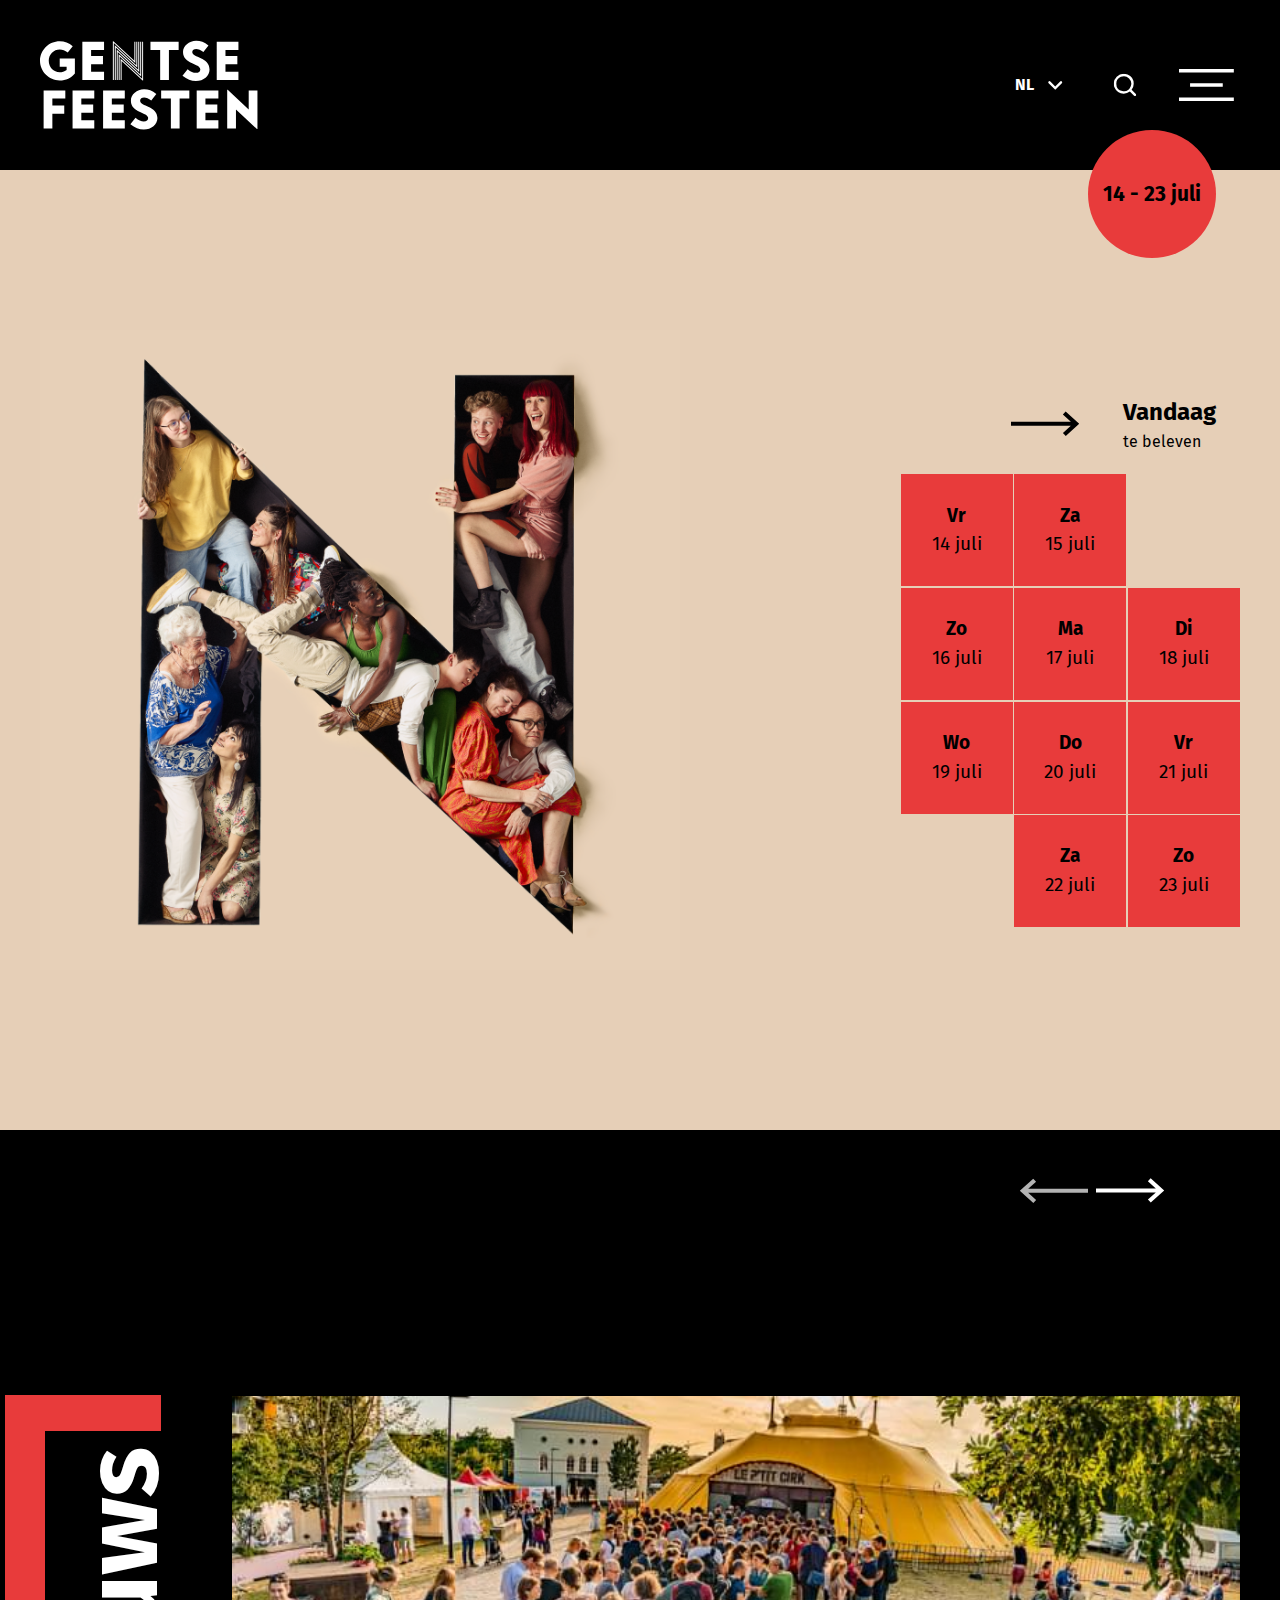
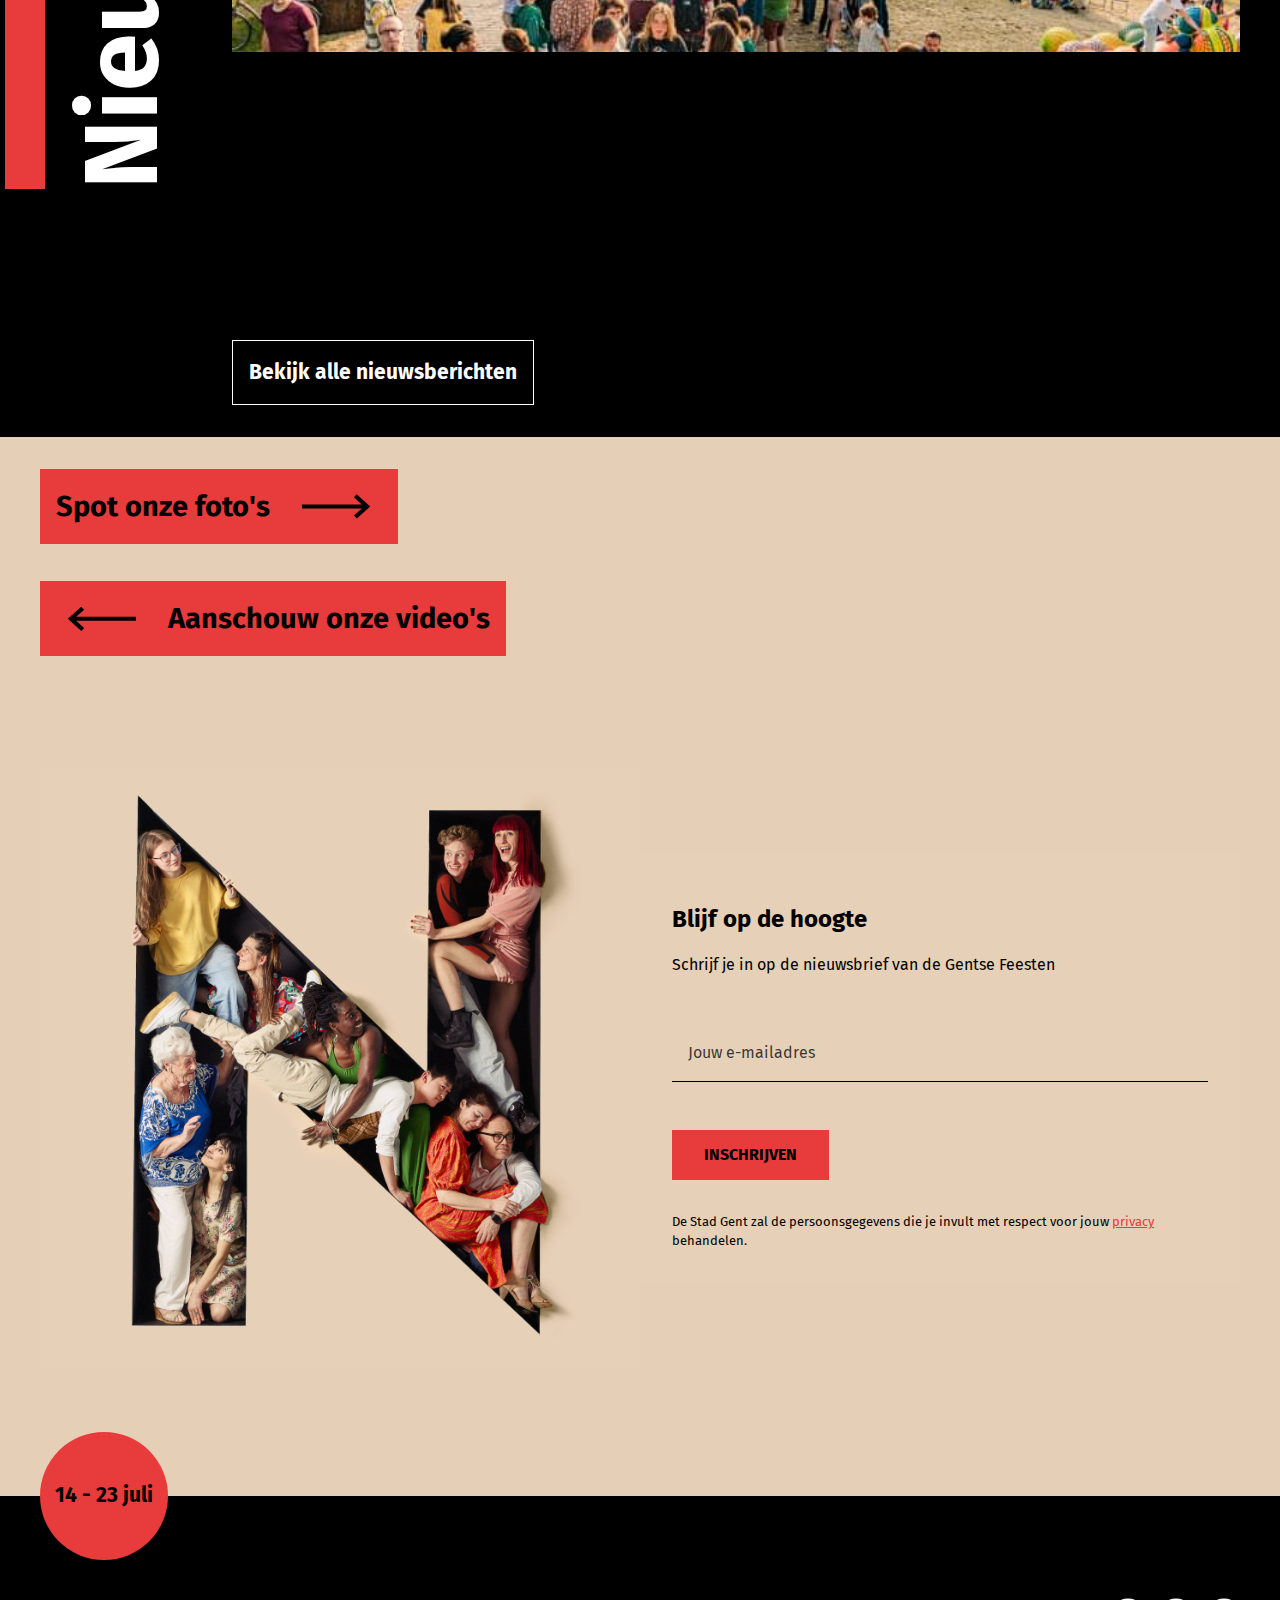
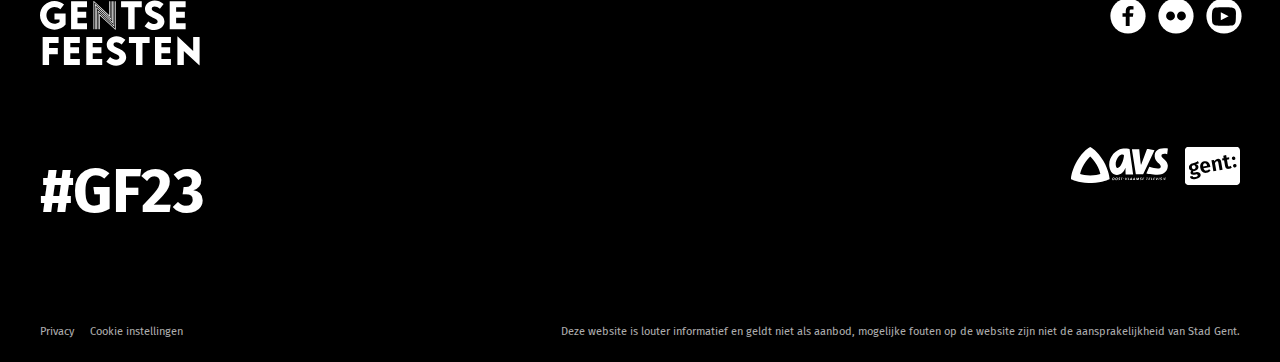
<file: index.html>
<!DOCTYPE html>
<html lang="nl">

<head>
    <meta charset="UTF-8">
    <meta name="viewport" content="width=device-width, initial-scale=1.0">
    <link rel="stylesheet" href="./static/css/reset.css">
    <link rel="stylesheet" href="./static/css/pages/index.css">
    <link rel="shortcut icon" href="./static/img/logos/favicon.png" type="image/x-icon">
    <title>Home | Gentse Feesten 2023</title>
</head>

<body>

    <header></header>

    <main>

        <article class="today-to-enjoy">
            <div class="max-width relative">
                <p class="date-circle"><strong>14 - 23 juli</strong></p>
                <div class="today-to-enjoy__img"></div>
                <div class="today-to-enjoy__cta ">
                    <a href="./events/day.html">
                        <div class="arrow right">
                            <svg class="arrow-right" viewBox="0 0 1197 269" aria-hidden="true"><path d="M-0.159,111.093l639.756,0l-85.15,-76.855l29.643,-32.816l144.777,131.216l-143.608,129.655l-30.23,-32.081l84.144,-76.315l-639.756,0l0.424,-42.804Z" fill="#000"></path> </svg>
                        </div>
                        <div>
                            <h2>Vandaag</h2>
                            <p>te beleven</p>
                        </div>
                    </a>
                </div>
            </div>

            <div class="calendar relative">
                <ul class="calendar-view grid">
                    <li><a href="./events/day.html?day=14"><strong>Vr</strong>14 juli</a></li>
                    <li><a href="./events/day.html?day=15"><strong>Za</strong>15 juli</a></li>
                    <span></span>
                    <li><a href="./events/day.html?day=16"><strong>Zo</strong>16 juli</a></li>
                    <li><a href="./events/day.html?day=17"><strong>Ma</strong>17 juli</a></li>
                    <li><a href="./events/day.html?day=18"><strong>Di</strong>18 juli</a></li>
                    <li><a href="./events/day.html?day=19"><strong>Wo</strong>19 juli</a></li>
                    <li><a href="./events/day.html?day=20"><strong>Do</strong>20 juli</a></li>
                    <li><a href="./events/day.html?day=21"><strong>Vr</strong>21 juli</a></li>
                    <span></span>
                    <li><a href="./events/day.html?day=22"><strong>Za</strong>22 juli</a></li>
                    <li><a href="./events/day.html?day=23"><strong>Zo</strong>23 juli</a></li>
                </ul>
            </div>

        </article>

        <article class="featured-events max-width">
            <div class="arrows">
                <a href="#">
                    <div class="arrow left">
                        <svg class="arrow-left" viewBox="0 0 1197 269" aria-hidden="true"><path d="M-0.159,111.093l639.756,0l-85.15,-76.855l29.643,-32.816l144.777,131.216l-143.608,129.655l-30.23,-32.081l84.144,-76.315l-639.756,0l0.424,-42.804Z" fill="var(--gray)"></path> </svg>
                    </div>
                </a>
                <a href="#">
                    <div class="arrow right">
                        <svg class="arrow-right" viewBox="0 0 1197 269" aria-hidden="true"><path d="M-0.159,111.093l639.756,0l-85.15,-76.855l29.643,-32.816l144.777,131.216l-143.608,129.655l-30.23,-32.081l84.144,-76.315l-639.756,0l0.424,-42.804Z" fill="var(--white)"></path> </svg>
                    </div>
                </a>
            </div>

            <div class="featured-events__events max-width"></div>
        </article>

        <article class="news max-width">

            <div class="title">
                <h2>Nieuws</h2>
            </div>

            <div class="news__articles__container">
                <div class="news__articles"></div>
                
                <a href="./news.html" class="btn black hover-white all-articles">
                    <H3>Bekijk alle nieuwsberichten</H3>
                </a>
            </div>

        </article>

    </main>

    <footer></footer>

    <script src="./static/js/main.js" type="module"></script>
    <script src="./static/js/pages/index.js" type="module"></script>
</body>

</html>
</file>
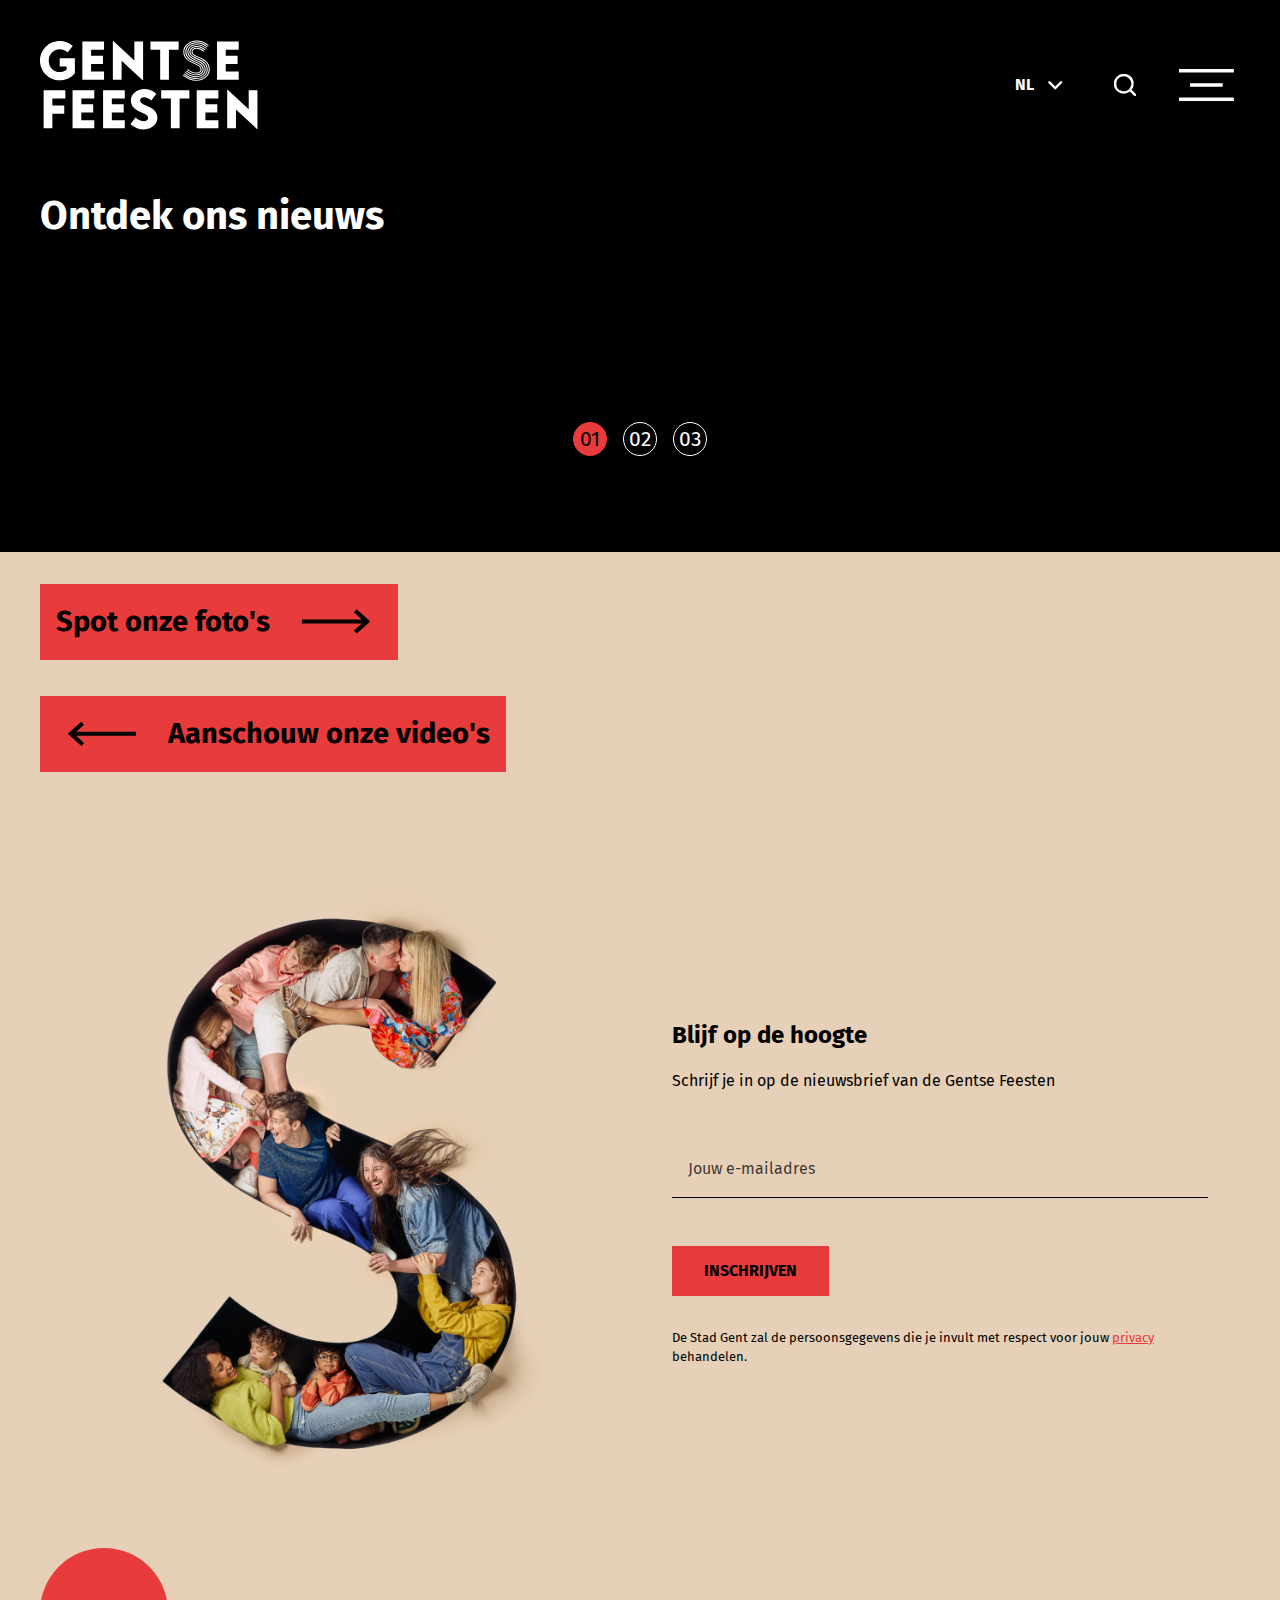
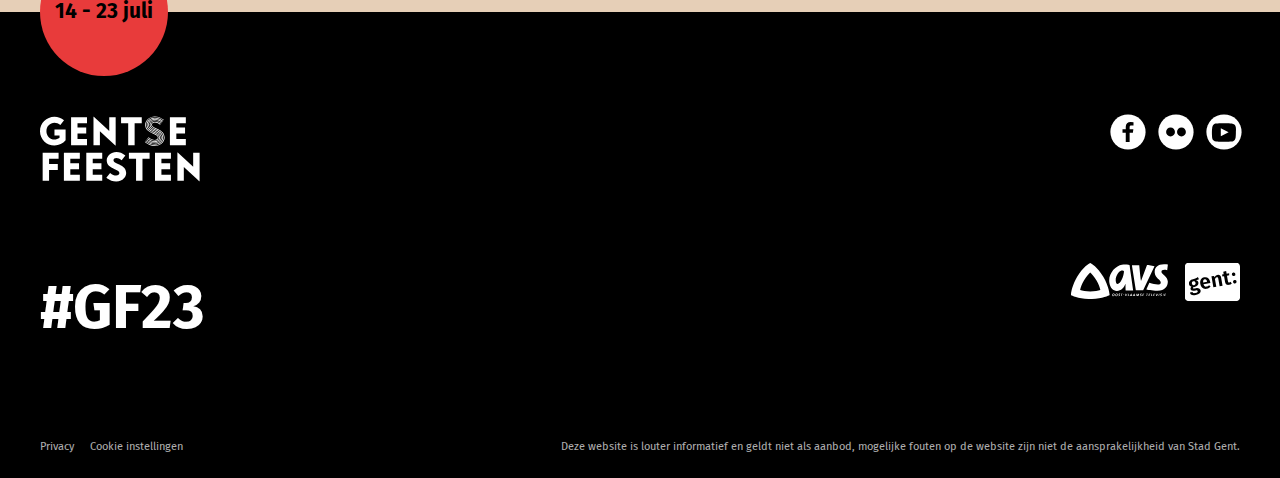
<file: news.html>
<!DOCTYPE html>
<html lang="nl">

<head>
    <meta charset="UTF-8">
    <meta name="viewport" content="width=device-width, initial-scale=1.0">
    <link rel="stylesheet" href="./static/css/reset.css">
    <link rel="stylesheet" href="./static/css/pages/news.css">
    <link rel="shortcut icon" href="./static/img/logos/favicon.png" type="image/x-icon">
    <title>Nieuws | Gentse Feesten 2023</title>
</head>

<body>

    <header></header>

    <main class="max-width">

        <article class="GF-news">
            <h1>Ontdek ons nieuws</h1>
            <div class="news-items"></div>
            <ul class="next-page">
                <li class="active"><a href="#">01</a></li>
                <li><a href="#">02</a></li>
                <li><a href="#">03</a></li>
            </ul>
        </article>

    </main>

    <footer></footer>

    <script src="./static/js/main.js" type="module"></script>
    <script src="./static/js/pages/news.js" type="module"></script>

</body>

</html>
</file>
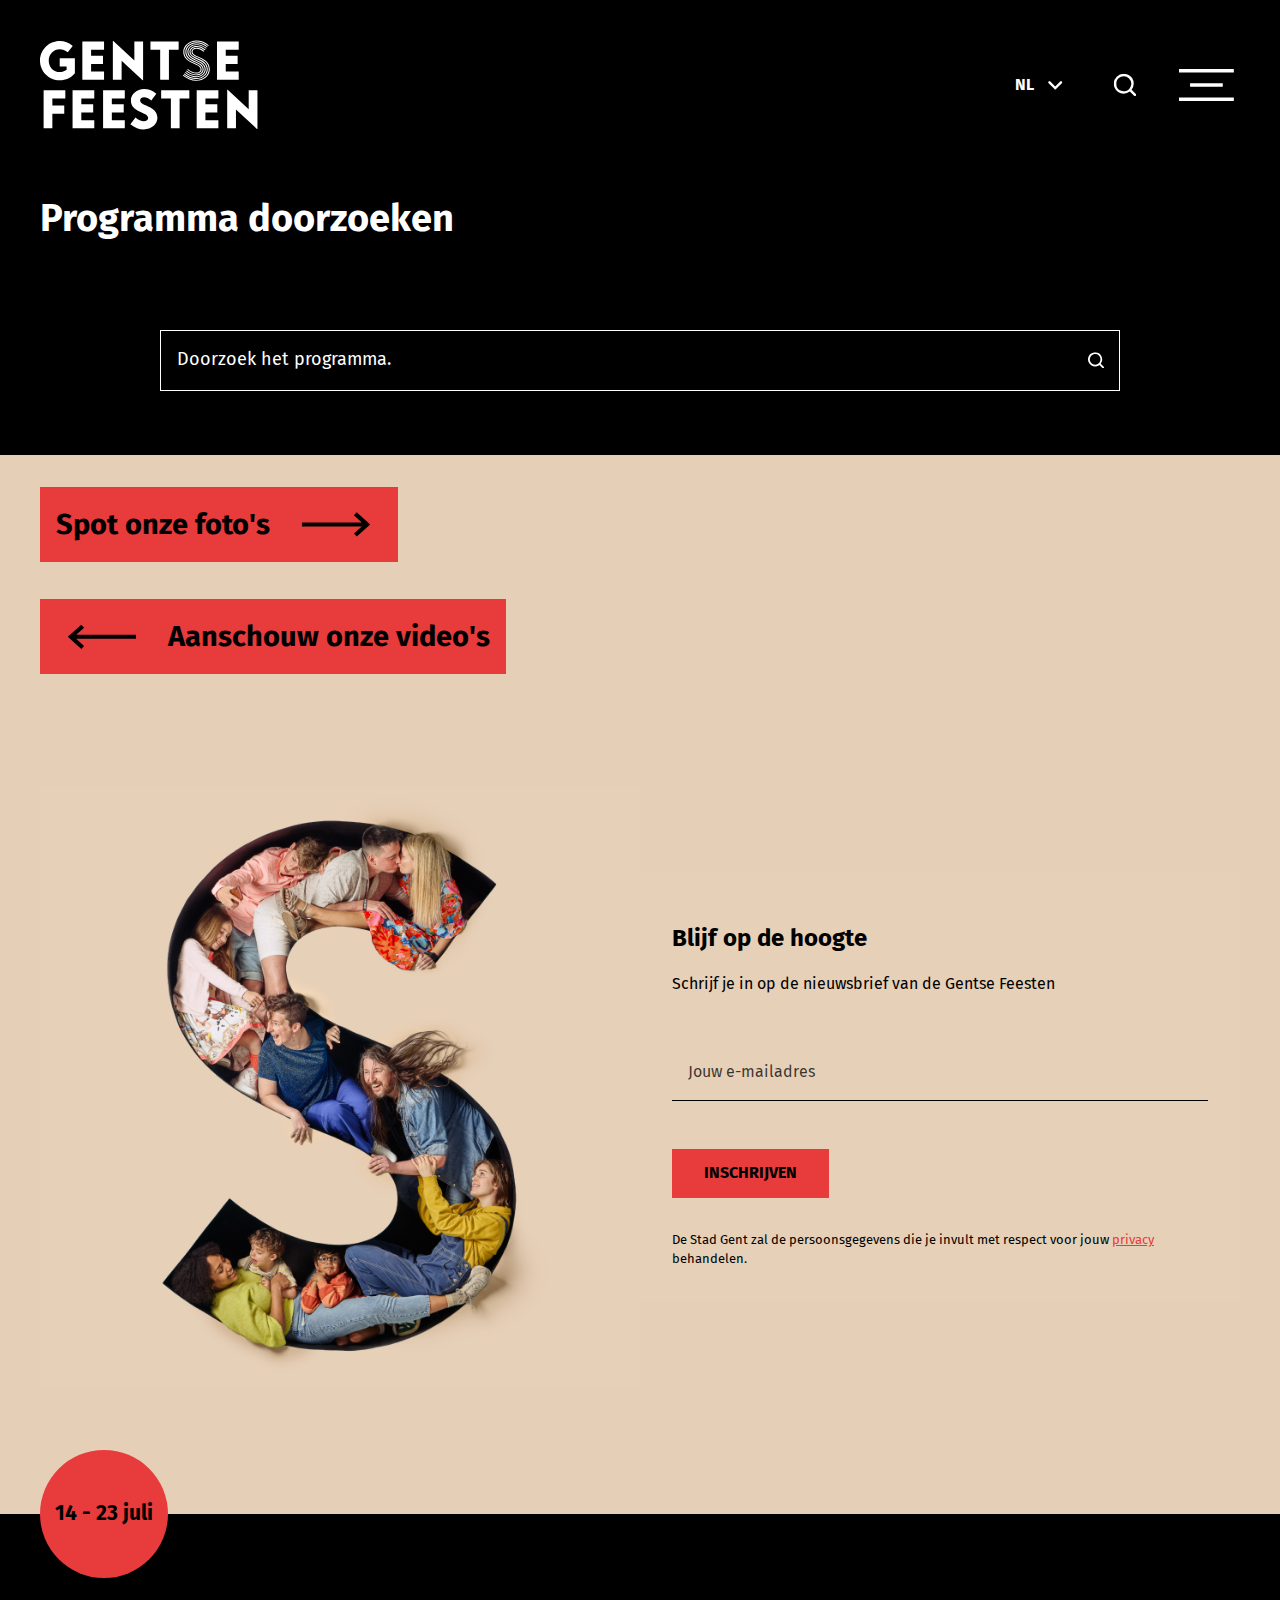
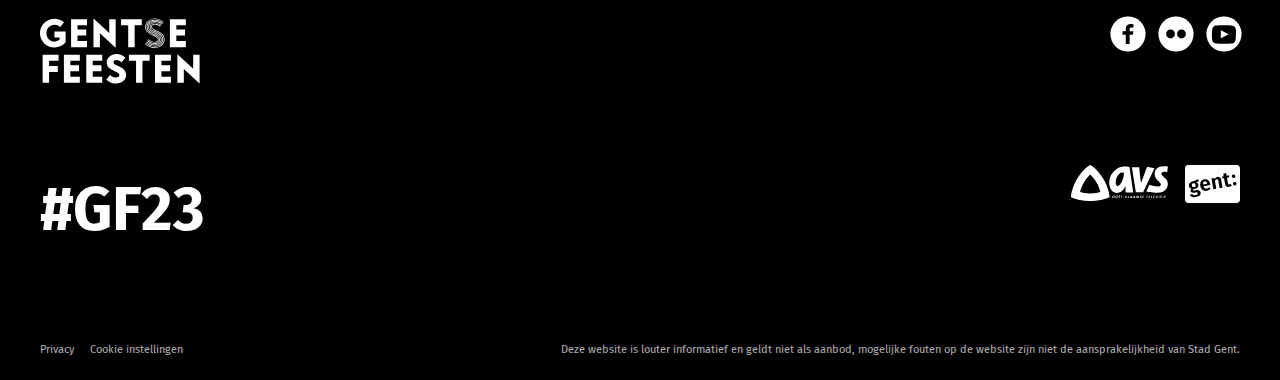
<file: search.html>
<!DOCTYPE html>
<html lang="nl">

<head>
    <meta charset="UTF-8">
    <meta name="viewport" content="width=device-width, initial-scale=1.0">
    <link rel="stylesheet" href="./static/css/reset.css">
    <link rel="stylesheet" href="./static/css/pages/search.css">
    <link rel="shortcut icon" href="./static/img/logos/favicon.png" type="image/x-icon">
    <title>Zoeken | Gentse Feesten</title>
</head>

<body>

    <header></header>

    <main>

        <div class="search__title max-width">
            <h2>Programma doorzoeken</h2>
            <form class="relative">
                <input class="input" type="text" placeholder="Doorzoek het programma." value="" required>
                <input class="submit" type="submit" value="">
            </form>
        </div>

        <article class="search-results hidden max-width">
            <div class="search-results__amount"></div>

            <div class="search-results__view-option">
                <span class="box active"></span>
                <span class="list"></span>
            </div>
            <div class="search-results__results box"></div>
            <ul class="next-page">
                <li class="active"><a href="#">01</a></li>
                <li><a href="#">02</a></li>
                <li><a href="#">03</a></li>
            </ul>
        </article>

    </main>

    <footer></footer>

    <script src="./static/js/main.js" type="module"></script>
    <script src="./static/js/pages/search.js" type="module"></script>

</body>

</html>
</file>
<file: static/css/pages/index.css>
/* MAIN */
@import url("../style.css");

/* ELEMENTS */
@import url("../elements/calendar-view.css");
@import url("../elements/activity.css");
@import url("../elements/arrow.css");
@import url("../elements/button.css");


/* ———————————————————————————————————————————————— */

/* Index.html */
.date-circle {
	display: none;
    position: absolute;
    top: -2.5rem;
    right: 4rem;
}

@media (width > 48rem) {
	.date-circle {
		display: flex;
	}
}

@media (width > 80rem) {
	.date-circle {
		top: -3.5rem;
	}
}

.today-to-enjoy {
	background-color: var(--beige);
}

.today-to-enjoy__img {
	padding: 2rem 0;
}

@media (width > 48rem) {
	.today-to-enjoy__img {
		max-width: 40rem;
		padding-top: 10rem;
		padding-bottom: 10rem;
	}
}

.today-to-enjoy__cta {
	display: inline-block;
}

@media (width > 48rem) {
	.today-to-enjoy__cta {
		position: absolute;
		top: 14rem;
		right: 4rem;
	}
}

.today-to-enjoy__cta a {
	display: inline-flex;
	margin-left: 2rem;
	gap: 0;
	transition: gap 0.2s ease;
}

.today-to-enjoy__cta a:hover {
	gap: 2rem;
}

.today-to-enjoy__cta a:active {
	outline-color: var(--black);
}

.today-to-enjoy .calendar-view {
	margin-top: 3rem;
}

@media (width > 48rem) {
	.calendar {
		max-width: 90rem;
		margin: auto;
	}

	.today-to-enjoy .calendar-view {
		position: absolute;
		width: 35rem;
		top: -44rem;
		right: -11.3rem;
	}
}

@media (width > 90rem) {
	.today-to-enjoy .calendar-view {
		right: 9rem;
	}

	.today-to-enjoy .calendar-view.grid {
		grid-template-columns: repeat(3, 22%);
		grid-template-rows: repeat(4, auto);
	}

	.today-to-enjoy__cta {
		right: 26rem;
	}
}

/* ———— */

.featured-events {
	margin: 3rem auto;
}

.featured-events .arrows {
	display: flex;
	gap: 0.5rem;
	margin-left: auto;
	margin-right: 2rem;
	justify-content: flex-end
}

.featured-events__events {
	margin: 2rem auto;

	display: flex;
	align-items: flex-end;
	overflow-x: scroll;
	overflow-y: hidden;
	gap: 3rem;
	padding-bottom: 0.5rem;
}

@media (width > 80rem) {

	.featured-events__events {
		margin-left: 10rem;
	}

}

.featured-events__events .activity {
	width: 50vw;
	height: 40vw;
	flex-shrink: 0;
}

@media (width < 33rem) {
	.featured-events__events .activity {
		width: 69vw;
    	height: 77vw;
	}
}

@media (width > 48rem) {
	.featured-events__events .activity {
		width: 45vw;
		height: 35vw;
		max-width: 25rem;
		max-height: 20rem;
	}
}

.featured-events__events::-webkit-scrollbar {
	display: none;
}

/* ———— */

.news {
	padding-top: 3rem;
	margin-bottom: 2rem;
}

@media (width > 48rem) {
	.news {
		display: flex;
	}
}

.news .title {
	flex-basis: 1%;
	width: 12rem;
}

.news h2 {
	color: white;
	font-size: 4rem;
	position: relative;
	display: inline-block;
	padding-right: 1rem;
	margin-top: 2.5rem;
	margin-right: 1.3rem;
}

@media (min-width: 48rem) {
	.news h2 {
		transform: rotate(-90deg);
		font-size: 6.5rem;
		position: relative;
		top: 9.5rem;
		left: -6rem;
	}
}

.news h2::before {
	content: "";
	height: 100%;
	width: 100%;
	background-color: var(--black);
	position: absolute;
	z-index: -1;
}

.news h2::after {
	content: "";
	height: 100%;
	width: 110%;
	background-color: var(--red);
	position: absolute;
	left: 0;
	bottom: 2.5rem;
	z-index: -2;
}

.news__articles__container {
	flex-grow: 1;
}

.news__articles {
	margin-top: 3.5rem;
	margin-bottom: 2rem;
}

.news__articles::after {
	content: "";
	width: 100%;
	height: 16rem;
	background-image: url(../../img/images/news_image.jpeg);
	background-position: center;
	background-size: cover;
	display: block;
}

@media (width > 48rem) {
	.news__articles {
		display: grid;
		grid-template-columns: repeat(2, 1fr);
		grid-template-rows: repeat(2, 1fr);
		grid-column-gap: 0px;
		grid-row-gap: 0px;
	}

	.news__articles a:nth-child(3) {
		grid-column-start: 1;
		grid-column-end: 3;
	}
	
	.news__articles::after {
		grid-column-start: 1;
		grid-column-end: 3;
	}
}

@media (width > 80rem) {

	.news__articles {
		display: grid;
		grid-template-columns: repeat(3, 1fr);
		grid-template-rows: repeat(2, 1fr);
		grid-column-gap: 0px;
		grid-row-gap: 0px;

		height: 30rem;
	}

	.news__articles::after {
		grid-row-start: 1;
		grid-row-end: 3;
		grid-column-start: 3;
		height: auto;
	}

}

.news .btn {
	width: 100%;
	padding-bottom: 1.5rem;
	display: flex;
    flex-direction: column;
    align-items: flex-start;
    justify-content: space-between;
}

.news .btn h3 {
	margin-bottom: 3rem;
	font-size: 1.3rem;
}

.news .all-articles {
	width: auto;
	display: inline-block;
	padding-bottom: 1rem;

	& h3 {
		margin-bottom: 0;
	}
}
</file>
<file: static/css/pages/news.css>
/* MAIN */
@import url("../style.css");


/* ELEMENTS */
@import url("../elements/news-item.css");
@import url("../elements/next-page.css");



/* ———————————————————————————————————————————————— */

/* News.html */
.GF-news {
	margin-bottom: 6rem;
}

.news-items {
	display: flex;
	flex-direction: column;
	gap: 2rem;
	padding: 3rem 0;
}

@media (width > 43.75rem) {
	.news-items {
		margin: 0 4rem;
	}
}
</file>
<file: static/css/pages/search.css>
/* MAIN */
@import url("../style.css");

/* ELEMENTS */
@import url("../elements/activity.css");
@import url("../elements/next-page.css");


/* ———————————————————————————————————————————————— */

/* Search.html */
.search__title {
	color: var(--white);
	font-size: 1.2rem;
}

.search__title h2 {
	line-height: 2rem;
}

@media (width > 48rem) {
	.search__title h2 {
		padding-top: 2rem;
		font-size: 2.4rem;
	}
}

.search__title form {
	display: block;
	margin: auto;
	width: 90%;
	
	transition: all 0.5s ease;
	font-size: 0.9rem;
	margin-top: 6rem;
	margin-bottom: 4rem;
}

@media (width > 48rem) {
	.search__title form {
		width: 80%;
		font-size: 1.1rem;
	}
}

.search__title input {
	background-color: var(--black);
	border: 1px solid var(--white);
	border-radius: 0;
	width: 100%;
	padding: 1rem;
	color: inherit;
}

.search__title input[type="text"] {
	padding-right: 3rem;
}

.search__title input[type="submit"] {
	background-image: url(../../img/icons/search.svg);
	background-size: 1rem;
	background-repeat: no-repeat;
	border: none;

	position: absolute;
	background-color: transparent;
	width: auto;
	right: 0px;
	top: 50%;
    transform: translateY(-15%);

	cursor: pointer;
}

.search__title input::placeholder {
	color: inherit;
}

.search-results {
	color: var(--white);
	margin-bottom: 5rem;
}

.search-results .search-results__amount {
	text-align: center;
}

/* ————— */

.search-results.hidden {
	display: none;
}

.search-results__view-option {
	margin: 3rem 0rem 3rem auto;
	width: 4.5rem;
	display: flex;
	gap: 0.5rem;
}

.search-results__view-option span {
	display: block;
	width: 2rem;
	height: 2rem;

	cursor: pointer;

	background-repeat: no-repeat;
	background-size: 50%;
	background-position: center center;
}

.search-results__view-option span.active {
	background-color: var(--red);
	fill: var(--black);
}

.search-results__view-option .box {
	background-image: url(../../img/icons/raster.svg);
}

.search-results__view-option .list {
	background-image: url(../../img/icons/list.svg);
}

.search-results__results {
	margin-bottom: 3rem;
}

.search-results__results.box {
	gap: 1rem;
	display: flex;
	flex-wrap: wrap;
	justify-content: space-between;
    align-items: center;
}

.search-results__results .box {
	width: 22rem;
	height: 18rem;
	flex-grow: 1;
}
</file>
